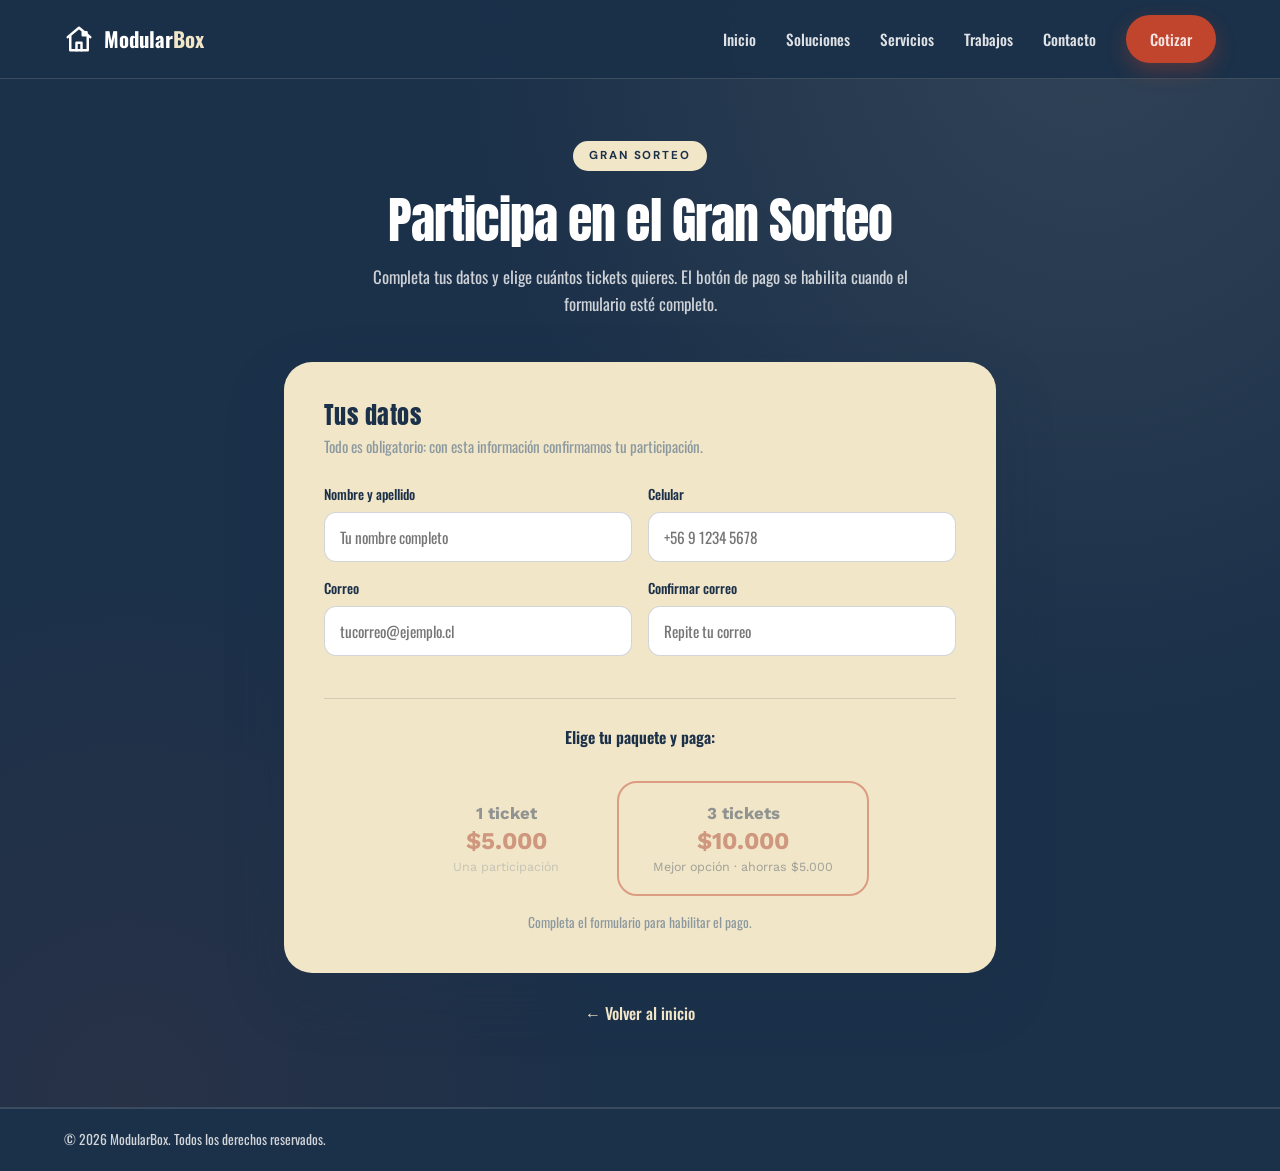
<file: participar.html>
<!DOCTYPE html>
<html lang="es">
<head>
  <meta charset="UTF-8" />
  <meta name="viewport" content="width=device-width, initial-scale=1.0" />
  <title>Participa en el Gran Sorteo | ModularBox</title>
  <meta name="description" content="Completa tus datos y participa en el Gran Sorteo ModularBox. Elige entre 1 o 3 tickets y paga de forma segura." />
  <meta name="theme-color" content="#1B3049" />
  <link rel="preconnect" href="https://fonts.googleapis.com" />
  <link rel="preconnect" href="https://fonts.gstatic.com" crossorigin />
  <link href="https://fonts.googleapis.com/css2?family=Work+Sans:wght@300;400;500;600;700&family=DM+Sans:wght@400;500;600;700&family=Anton&family=Oswald:wght@400;500;700&family=Pacifico&display=swap" rel="stylesheet" />
  <link rel="stylesheet" href="css/styles.css" />
</head>
<body>

  <!-- ===== HEADER ===== -->
  <header class="site-header">
    <div class="container header-inner">
      <a href="index.html" class="logo">
        <svg class="logo-mark" viewBox="0 0 24 24" fill="none" stroke="currentColor" stroke-width="2" stroke-linecap="round" stroke-linejoin="round" aria-hidden="true">
          <path d="M3 10.5 12 3l9 7.5" />
          <path d="M5 9.5V21h14V9.5" />
          <path d="M10 21v-6h4v6" />
          <rect x="15" y="6.5" width="3" height="2.5" />
        </svg>
        <span>Modular<strong>Box</strong></span>
      </a>

      <nav class="site-nav" aria-label="Navegación principal">
        <a href="index.html">Inicio</a>
        <a href="index.html#soluciones">Soluciones</a>
        <a href="index.html#servicios">Servicios</a>
        <a href="index.html#trabajos">Trabajos</a>
        <a href="index.html#contacto">Contacto</a>
        <a href="index.html#contacto" class="btn btn-primary nav-cta">Cotizar</a>
      </nav>
    </div>
  </header>

  <main>

    <!-- ===== PARTICIPA ===== -->
    <section class="participa">
      <div class="container participa-inner">
        <div class="participa-head">
          <span class="promo-flag">GRAN SORTEO</span>
          <h1>Participa en el Gran Sorteo</h1>
          <p>Completa tus datos y elige cuántos tickets quieres. El botón de pago se habilita cuando el formulario esté completo.</p>
        </div>

        <form class="participa-form" id="participaForm" novalidate>
          <div class="participa-form-head">
            <h3>Tus datos</h3>
            <p>Todo es obligatorio: con esta información confirmamos tu participación.</p>
          </div>

          <div class="form-row">
            <div class="form-field">
              <label for="pNombre">Nombre y apellido</label>
              <input type="text" id="pNombre" name="nombre" required placeholder="Tu nombre completo" autocomplete="name" />
            </div>
            <div class="form-field">
              <label for="pTelefono">Celular</label>
              <input type="tel" id="pTelefono" name="telefono" required placeholder="+56 9 1234 5678" autocomplete="tel" inputmode="tel" />
            </div>
          </div>

          <div class="form-row">
            <div class="form-field">
              <label for="pCorreo">Correo</label>
              <input type="email" id="pCorreo" name="correo" required placeholder="tucorreo@ejemplo.cl" autocomplete="email" inputmode="email" />
            </div>
            <div class="form-field">
              <label for="pCorreoConfirm">Confirmar correo</label>
              <input type="email" id="pCorreoConfirm" name="correoConfirm" required placeholder="Repite tu correo" autocomplete="email" inputmode="email" />
            </div>
          </div>

          <div class="participa-pay">
            <span class="participa-pay-label">Elige tu paquete y paga:</span>
            <div class="ticket-options">
              <button type="button" class="ticket-option pay-btn" data-ticket="1" disabled>
                <strong>1 ticket</strong>
                <span>$5.000</span>
                <small>Una participación</small>
              </button>
              <button type="button" class="ticket-option pay-btn is-featured" data-ticket="3" disabled>
                <strong>3 tickets</strong>
                <span>$10.000</span>
                <small>Mejor opción · ahorras $5.000</small>
              </button>
            </div>
            <p class="participa-pay-hint">Completa el formulario para habilitar el pago.</p>
          </div>

          <p class="form-note" id="payStatus" role="status" hidden></p>
        </form>

        <!-- ===== PAGO CONFIRMADO: folios del sorteo ===== -->
        <div class="participa-resultado" id="pagoResultado" hidden>
          <span class="promo-flag">¡PAGO CONFIRMADO!</span>
          <h2>Ya estás participando</h2>
          <p>Tus folios para el Gran Sorteo:</p>
          <ul class="resultado-folios" id="resultadoFolios"></ul>
          <p class="resultado-nota">Guarda tus folios: son tu comprobante. Solo cuentan los pagos confirmados.</p>
          <div class="resultado-acciones">
            <a class="btn btn-primary" id="resultadoWa" href="#" target="_blank" rel="noopener">Enviar aviso por WhatsApp</a>
            <button type="button" class="btn btn-outline" id="resultadoBoleta">Ver mi boleta</button>
          </div>
        </div>

        <p class="participa-volver"><a href="index.html">← Volver al inicio</a></p>
      </div>
    </section>

  </main>

  <!-- ===== BOLETA DE PARTICIPACIÓN (pago confirmado) ===== -->
  <div class="boleta-overlay" id="boletaOverlay" hidden>
    <div class="boleta">
      <div class="boleta-head">
        <span class="boleta-logo">Modular<strong>Box</strong></span>
        <span class="boleta-tipo">Boleta de participación</span>
      </div>
      <p class="boleta-sorteo">Gran Sorteo · Casa modular + moto 0 km + $100.000</p>
      <div class="boleta-folios" id="bFolios"></div>
      <table class="boleta-tabla">
        <tbody>
          <tr><th>N° de orden</th><td id="bOrden"></td></tr>
          <tr><th>Fecha</th><td id="bFecha"></td></tr>
          <tr><th>Comprador</th><td id="bNombre"></td></tr>
          <tr><th>Correo</th><td id="bCorreo"></td></tr>
          <tr><th>Teléfono</th><td id="bTelefono"></td></tr>
          <tr><th>Detalle</th><td id="bDetalle"></td></tr>
          <tr><th>Total</th><td id="bTotal" class="b-total"></td></tr>
        </tbody>
      </table>
      <p class="boleta-nota">Guarda esta boleta. Los folios son tu comprobante para participar en el sorteo. Solo cuentan los pagos confirmados.</p>
    </div>
    <div class="boleta-actions">
      <button type="button" class="btn btn-primary" id="printBoleta">Imprimir / guardar PDF</button>
      <button type="button" class="btn btn-outline" id="closeBoleta">Cerrar</button>
    </div>
  </div>

  <!-- ===== FOOTER ===== -->
  <footer class="site-footer">
    <div class="footer-bottom">
      <div class="container">
        <p>&copy; 2026 ModularBox. Todos los derechos reservados.</p>
      </div>
    </div>
  </footer>

  <script src="js/participar.js"></script>
</body>
</html>
</file>
<file: css/styles.css>
/* ==========================================================================
   ModularBox - Paleta Logo
   #1B3049 azul marino (fondo principal / navbar / texto)
   #F2E6C9 crema / beige (fondos claros)
   #C1442D rojo terracota (botones / acentos)
   #D89A2A mostaza / dorado (highlights)
   #8C9AA0 gris azulado (texto secundario)
   Tipografías: Work Sans (textos) + DM Sans (labels)
   ========================================================================== */

:root {
  --bg-dark: #1B3049;       /* Azul marino - fondo principal / navbar */
  --bg-section: #16273D;    /* Azul marino más oscuro - secciones secundarias */
  --beige: #F2E6C9;         /* Crema - beige principal */
  --beige-soft: #F7EDD6;    /* Crema suave - pills y labels */
  --bg-light: #F2E6C9;      /* Crema - fondos claros */
  --accent: #C1442D;        /* Rojo terracota - botones / acentos */
  --accent-deep: #A33824;   /* Rojo terracota oscuro - hover */
  --white: #FFFFFF;         /* Texto sobre fondos oscuros */
  --ink: #1B3049;           /* Azul marino - texto sobre fondos claros */
  --muted: #8C9AA0;         /* Gris azulado - texto secundario */
  --gold: #D89A2A;          /* Mostaza/dorado - highlights */

  --font: "Work Sans", "Segoe UI", system-ui, -apple-system, Arial, sans-serif;
  --font-label: "DM Sans", "Segoe UI", system-ui, -apple-system, Arial, sans-serif;
  --font-heading: "Anton", sans-serif;
  --font-script: "Pacifico", cursive;
  --font-body: "Oswald", sans-serif;

  --radius: 20px;
  --radius-lg: 32px;
  --shadow: 0 10px 30px rgba(27, 48, 73, .12);
  --shadow-lg: 0 24px 60px rgba(27, 48, 73, .22);

  --container: 1200px;
}

* { margin: 0; padding: 0; box-sizing: border-box; }

html { scroll-behavior: smooth; }

body {
  font-family: var(--font-body);
  color: var(--white);
  background: var(--bg-dark);
  line-height: 1.6;
  -webkit-font-smoothing: antialiased;
}

img { max-width: 100%; display: block; }

a { color: inherit; text-decoration: none; }

h1, h2, h3, h4 { font-family: var(--font-heading); font-weight: 400; line-height: 1.1; color: var(--white); letter-spacing: .02em; }

ul { list-style: none; }

.container {
  width: 100%;
  max-width: var(--container);
  margin: 0 auto;
  padding: 0 24px;
}

.section { padding: 100px 0; }

.section-head { text-align: center; max-width: 720px; margin: 0 auto 60px; }
.section-kicker {
  display: inline-block;
  text-transform: uppercase;
  letter-spacing: .18em;
  font-family: var(--font-label);
  font-size: .82rem;
  font-weight: 600;
  color: var(--accent);
  margin-bottom: 14px;
}
.section-head h2 { font-family: var(--font-heading); font-size: clamp(2rem, 4.2vw, 3.4rem); letter-spacing: .02em; text-transform: uppercase; margin-bottom: 18px; }
.section-head p { color: var(--muted); font-size: 1.05rem; font-family: var(--font-body); }

.section-head.split {
  text-align: left;
  max-width: var(--container);
  display: grid;
  grid-template-columns: 1.3fr 1fr;
  gap: 48px;
  align-items: end;
  margin: 0 auto 64px;
}
.section-head.split .section-kicker { margin-bottom: 14px; }
.section-head.split h2 { margin-bottom: 0; }
.section-head.split p { margin-bottom: 6px; }

.kicker-light { color: var(--beige); }

/* ==========================================================================
   Botones
   ========================================================================== */

.btn {
  display: inline-flex;
  align-items: center;
  justify-content: center;
  gap: 8px;
  padding: 13px 28px;
  border-radius: 999px;
  font-family: var(--font-body);
  font-weight: 500;
  font-size: .95rem;
  border: 2px solid transparent;
  cursor: pointer;
  transition: transform .15s ease, box-shadow .15s ease, background .15s ease, color .15s ease;
}
.btn:hover { transform: translateY(-2px); }

.btn-primary { background: var(--accent); color: var(--white); box-shadow: 0 8px 20px rgba(193, 68, 45, .32); }
.btn-primary:hover { background: var(--accent-deep); }

.btn-outline { background: transparent; color: var(--beige); border-color: var(--beige); }
.btn-outline:hover { background: var(--beige); color: var(--bg-dark); }

.btn-dark { background: var(--bg-section); color: var(--white); }
.btn-dark:hover { background: var(--bg-dark); }

.btn-white { background: var(--bg-light); color: var(--ink); box-shadow: 0 8px 20px rgba(0, 0, 0, .20); }
.btn-white:hover { background: var(--beige); color: var(--bg-dark); }

.btn-instagram { border-color: var(--beige); color: var(--beige); background: transparent; }
.btn-instagram:hover { border-color: var(--beige); background: var(--beige); color: var(--bg-dark); }

.btn-whatsapp { background: #25d366; color: var(--white); box-shadow: 0 6px 18px rgba(37, 211, 102, .35); }
.btn-whatsapp:hover { background: #1eb955; }

.btn-lg { padding: 16px 34px; font-size: 1rem; }
.btn-block { width: 100%; }

/* ==========================================================================
   Header
   ========================================================================== */

.site-header {
  position: fixed;
  top: 0; left: 0; right: 0;
  z-index: 100;
  background: rgba(27, 48, 73, .92);
  backdrop-filter: blur(10px);
  border-bottom: 1px solid rgba(242, 230, 201, .16);
}

.header-inner { display: flex; align-items: center; justify-content: space-between; height: 78px; }

.logo { display: inline-flex; align-items: center; gap: 10px; color: var(--white); font-size: 1.3rem; font-weight: 700; }
.logo strong { color: var(--beige); }
.logo-mark { width: 30px; height: 30px; }

.site-nav { display: flex; align-items: center; gap: 30px; }
.site-nav a { color: rgba(255, 255, 255, .86); font-size: .95rem; font-weight: 500; transition: opacity .15s ease; }
.site-nav a:hover { opacity: .7; }

.nav-cta { padding: 10px 22px; }

.nav-toggle {
  display: none;
  flex-direction: column;
  gap: 5px;
  background: none;
  border: 0;
  cursor: pointer;
  padding: 6px;
}
.nav-toggle span { width: 24px; height: 2px; background: var(--white); border-radius: 2px; transition: transform .2s ease, opacity .2s ease; }
.nav-toggle[aria-expanded="true"] span:nth-child(1) { transform: translateY(7px) rotate(45deg); }
.nav-toggle[aria-expanded="true"] span:nth-child(2) { opacity: 0; }
.nav-toggle[aria-expanded="true"] span:nth-child(3) { transform: translateY(-7px) rotate(-45deg); }

/* ==========================================================================
   Hero
   ========================================================================== */

.hero {
  position: relative;
  min-height: 92vh;
  display: flex;
  align-items: center;
  background: var(--bg-light);
  color: var(--ink);
  padding: 140px 0 100px;
  overflow: hidden;
}

.hero-grid {
  position: relative;
  z-index: 1;
  display: grid;
  grid-template-columns: 1fr 1fr;
  gap: 48px;
  align-items: center;
  min-height: 60vh;
}

.hero-content {
  text-align: left;
}

.hero-image {
  display: flex;
  align-items: center;
  justify-content: center;
}

.hero-image img {
  max-width: 100%;
  height: auto;
  max-height: 480px;
  object-fit: contain;
  filter: drop-shadow(0 20px 40px rgba(27, 48, 73, .20));
}

.hero h1 {
  font-family: var(--font-heading);
  font-size: clamp(3rem, 6vw, 5.5rem);
  letter-spacing: .03em;
  text-transform: uppercase;
  margin-bottom: 24px;
  color: var(--ink);
}

.hero-sub { font-size: 1.2rem; color: var(--muted); max-width: 520px; margin-bottom: 40px; font-family: var(--font-body); font-weight: 400; }

.hero-actions { display: flex; gap: 16px; flex-wrap: wrap; }

/* ==========================================================================
   Promoción (sorteo)
   ========================================================================== */

.promo {
  padding: 22px 0 26px;
  background:
    radial-gradient(90% 120% at 85% 0%, rgba(242, 230, 201, .10), transparent 55%),
    radial-gradient(70% 90% at 10% 100%, rgba(193, 68, 45, .08), transparent 55%),
    var(--bg-dark);
}

.promo-head { text-align: center; max-width: 680px; margin: 0 auto 20px; }

.promo-flag {
  display: inline-block;
  background: var(--beige);
  color: var(--bg-dark);
  font-family: var(--font-label);
  font-size: .72rem;
  font-weight: 700;
  letter-spacing: .16em;
  padding: 6px 16px;
  border-radius: 999px;
  margin-bottom: 12px;
}

.promo-head h2 { color: var(--white); font-size: clamp(1.5rem, 2.8vw, 2rem); line-height: 1.15; margin-bottom: 8px; }
.promo-text { color: var(--beige); font-size: 1rem; font-weight: 500; }

/* --- Tarjetas de premios --- */

.prize-grid { display: grid; grid-template-columns: repeat(3, 1fr); gap: 16px; }

.prize-card {
  background: var(--bg-light);
  border-radius: var(--radius);
  overflow: hidden;
  box-shadow: var(--shadow);
  transition: transform .2s ease, box-shadow .2s ease;
  display: flex;
  flex-direction: column;
}
.prize-card:hover { transform: translateY(-6px); box-shadow: var(--shadow-lg); }

.prize-img {
  position: relative;
  height: 120px;
  background:
    radial-gradient(80% 120% at 20% 15%, rgba(242, 230, 201, .22), transparent 55%),
    linear-gradient(135deg, #2A4060 0%, #1B3049 55%, #0F1D2E 100%);
}
.prize-img::after {
  content: attr(data-label);
  position: absolute;
  inset: 0;
  display: flex;
  align-items: center;
  justify-content: center;
  color: var(--white);
  font-weight: 600;
  font-size: .95rem;
  text-align: center;
  padding: 16px;
  text-shadow: 0 2px 6px rgba(0, 0, 0, .45);
}

.prize-body { padding: 16px; display: flex; flex-direction: column; gap: 10px; flex: 1; }

.prize-place {
  align-self: flex-start;
  background: rgba(193, 68, 45, .16);
  color: var(--accent-deep);
  font-family: var(--font-label);
  font-weight: 600;
  font-size: .78rem;
  letter-spacing: .06em;
  text-transform: uppercase;
  padding: 6px 16px;
  border-radius: 999px;
}

.prize-body h3 { color: var(--ink); font-size: 1.1rem; line-height: 1.25; flex: 1; }

.promo .btn { padding: 11px 20px; font-size: .9rem; }

/* --- CTA de la promoción --- */

.promo-cta { text-align: center; margin-top: 18px; }

.promo-note {
  color: var(--white);
  font-size: 1rem;
  font-weight: 500;
  margin-bottom: 0;
}

.promo-countdown { display: flex; gap: 14px; justify-content: center; }
.promo-countdown div {
  background: rgba(255, 255, 255, .08);
  border: 1px solid rgba(242, 230, 201, .25);
  color: var(--white);
  border-radius: 16px;
  padding: 12px 16px;
  min-width: 72px;
  text-align: center;
}
.promo-countdown span { display: block; font-size: 1.45rem; font-weight: 700; color: var(--beige); line-height: 1.1; }
.promo-countdown small { font-size: .68rem; text-transform: uppercase; letter-spacing: .1em; color: rgba(255, 255, 255, .72); }

.ticket-options {
  display: flex;
  gap: 16px;
  justify-content: center;
  flex-wrap: wrap;
  margin-top: 30px;
}

.ticket-option {
  display: inline-flex;
  flex-direction: column;
  align-items: center;
  gap: 4px;
  min-width: 190px;
  padding: 20px 34px;
  border-radius: var(--radius);
  background: var(--bg-light);
  color: var(--ink);
  box-shadow: var(--shadow);
  transition: transform .15s ease, box-shadow .15s ease;
}
.ticket-option:hover { transform: translateY(-3px); box-shadow: var(--shadow-lg); }
.ticket-option strong { font-size: 1.05rem; }
.ticket-option span { font-size: 1.5rem; font-weight: 700; color: var(--accent-deep); }
.ticket-option small { font-size: .78rem; color: var(--muted); }
.ticket-option.is-featured {
  background: var(--beige);
  border: 2px solid var(--accent);
}
.ticket-option.is-featured small { color: var(--bg-dark); opacity: .85; }

.promo-pay {
  margin-top: 24px;
  color: rgba(255, 255, 255, .72);
  font-size: .85rem;
  display: flex;
  align-items: center;
  justify-content: center;
  gap: 10px;
  flex-wrap: wrap;
}
.promo-pay span {
  background: rgba(255, 255, 255, .1);
  border: 1px solid rgba(242, 230, 201, .25);
  border-radius: 999px;
  padding: 5px 14px;
  font-size: .8rem;
  color: var(--white);
  letter-spacing: .03em;
}

/* --- Registro de compra --- */

.buy-registro {
  max-width: 640px;
  margin: 34px auto 0;
  text-align: left;
  background: rgba(255, 255, 255, .06);
  border: 1px solid rgba(242, 230, 201, .22);
  border-radius: var(--radius);
  padding: 0 26px;
}
.buy-registro summary {
  cursor: pointer;
  list-style: none;
  padding: 18px 0;
  font-weight: 600;
  color: var(--white);
  text-align: center;
  font-size: .95rem;
}
.buy-registro summary::-webkit-details-marker { display: none; }
.buy-registro summary::before { content: "▼ "; color: var(--beige); }
.buy-registro[open] summary::before { content: "▲ "; }
.buy-form { padding: 4px 0 26px; }
.buy-form .form-field label { color: var(--white); }
.buy-form .form-field input,
.buy-form .form-field select {
  background: rgba(255, 255, 255, .10);
  border-color: rgba(242, 230, 201, .3);
  color: var(--white);
}
.buy-form .form-field input::placeholder { color: rgba(255, 255, 255, .55); }
.buy-form .form-field select option { color: var(--ink); }
.buy-form .form-field input:focus,
.buy-form .form-field select:focus {
  background: var(--white);
  color: var(--ink);
  border-color: var(--accent);
  box-shadow: 0 0 0 3px rgba(193, 68, 45, .28);
}

/* ==========================================================================
   Promoción como popup
   ========================================================================== */

.promo-modal {
  position: fixed;
  inset: 0;
  z-index: 200;
  display: flex;
  align-items: center;
  justify-content: center;
  padding: 12px;
}
.promo-modal[hidden] { display: none; }
.promo-modal-backdrop {
  position: absolute;
  inset: 0;
  background: rgba(9, 13, 12, .72);
  backdrop-filter: blur(4px);
}
.promo-modal-box {
  position: relative;
  width: 100%;
  max-width: 860px;
  max-height: calc(100vh - 24px);
  overflow-y: auto;
  border-radius: 20px;
  background: var(--bg-dark);
  border: 1px solid rgba(242, 230, 201, .22);
  box-shadow: 0 30px 80px rgba(0, 0, 0, .5);
  overscroll-behavior: contain;
}
.promo-modal-close {
  position: sticky;
  top: 14px;
  z-index: 10;
  display: flex;
  align-items: center;
  justify-content: center;
  width: 40px;
  height: 40px;
  margin: 14px 14px -14px auto;
  border-radius: 999px;
  border: 1px solid rgba(242, 230, 201, .35);
  background: var(--bg-section);
  color: var(--beige);
  cursor: pointer;
  transition: background .15s ease, color .15s ease, transform .15s ease;
}
.promo-modal-close:hover { background: var(--accent); color: var(--white); transform: rotate(90deg); }
.promo-modal-close svg { width: 18px; height: 18px; }

body.modal-open { overflow: hidden; }

@media (max-width: 760px) {
  .promo-modal { padding: 12px; }
  .promo-modal-box { max-height: calc(100vh - 24px); border-radius: 18px; }
}

/* ==========================================================================
   Burbuja flotante del sorteo
   ========================================================================== */

.promo-bubble-anim {
  position: fixed;
  top: 96px;
  right: 20px;
  z-index: 150;
  animation: bubble-float 3.4s ease-in-out infinite;
}

.promo-bubble {
  position: relative;
  isolation: isolate;
  display: flex;
  align-items: center;
  justify-content: center;
  width: 66px;
  height: 66px;
  border: none;
  border-radius: 50%;
  background: radial-gradient(120% 120% at 30% 25%, #D85A48 0%, var(--accent) 48%, #8A2E1E 100%);
  color: var(--white);
  cursor: pointer;
  box-shadow:
    0 10px 26px rgba(193, 68, 45, .5),
    inset 0 -3px 8px rgba(0, 0, 0, .2),
    inset 0 3px 6px rgba(255, 255, 255, .25);
  transition: transform .2s ease, box-shadow .2s ease;
}
.promo-bubble:hover { transform: scale(1.12); }
.promo-bubble:active { transform: scale(.96); }
.promo-bubble:focus-visible { outline: 3px solid var(--beige); outline-offset: 3px; }

.promo-bubble-halo {
  position: absolute;
  inset: 0;
  z-index: -1;
  border-radius: 50%;
  background: rgba(193, 68, 45, .45);
  animation: bubble-pulse 2.4s ease-out infinite;
}

.promo-bubble-tag {
  position: absolute;
  top: -13px;
  right: -20px;
  z-index: 2;
  background: var(--beige);
  color: var(--bg-dark);
  font-family: var(--font-label);
  font-size: .62rem;
  font-weight: 800;
  letter-spacing: .08em;
  text-transform: uppercase;
  padding: 5px 10px;
  border-radius: 999px;
  box-shadow: 0 4px 12px rgba(0, 0, 0, .3);
  white-space: nowrap;
  animation: bubble-wiggle 2.6s ease-in-out infinite;
}

.promo-bubble-icon {
  position: relative;
  z-index: 1;
  width: 30px;
  height: 30px;
  filter: drop-shadow(0 2px 3px rgba(0, 0, 0, .25));
}

.promo-bubble-spark {
  position: absolute;
  z-index: 1;
  color: var(--beige);
  font-size: 1.05rem;
  line-height: 1;
  animation: bubble-twinkle 1.8s ease-in-out infinite;
}
.promo-bubble-spark.s1 { top: -6px; left: -6px; }
.promo-bubble-spark.s2 { bottom: -2px; left: -16px; font-size: .8rem; animation-delay: .9s; }

@keyframes bubble-float {
  0%, 100% { transform: translateY(0); }
  50% { transform: translateY(-9px); }
}
@keyframes bubble-pulse {
  0% { transform: scale(1); opacity: .7; }
  75% { transform: scale(1.75); opacity: 0; }
  100% { transform: scale(1.75); opacity: 0; }
}
@keyframes bubble-wiggle {
  0%, 100% { transform: rotate(-4deg); }
  50% { transform: rotate(4deg); }
}
@keyframes bubble-twinkle {
  0%, 100% { opacity: .15; transform: scale(.6) rotate(0deg); }
  50% { opacity: 1; transform: scale(1.25) rotate(24deg); }
}

@media (prefers-reduced-motion: reduce) {
  .promo-bubble-anim,
  .promo-bubble-halo,
  .promo-bubble-tag,
  .promo-bubble-spark { animation: none; }
}

@media (max-width: 760px) {
  .promo-bubble-anim { top: 90px; right: 14px; }
  .promo-bubble { width: 58px; height: 58px; }
  .promo-bubble-icon { width: 26px; height: 26px; }
  .promo-bubble-tag { top: -12px; right: -14px; }
}

/* ==========================================================================
   Página Participa (formulario de inscripción al sorteo)
   ========================================================================== */

.boleta-overlay[hidden] { display: none; }

.boleta-overlay {
  position: fixed;
  inset: 0;
  z-index: 300;
  background: rgba(27, 48, 73, .85);
  display: flex;
  flex-direction: column;
  align-items: center;
  justify-content: center;
  gap: 18px;
  padding: 24px;
  overflow: auto;
}
.boleta {
  background: var(--bg-light);
  color: var(--ink);
  width: 100%;
  max-width: 420px;
  border-radius: var(--radius);
  padding: 28px;
  box-shadow: var(--shadow-lg);
}
.boleta-head {
  display: flex;
  align-items: center;
  justify-content: space-between;
  border-bottom: 2px dashed rgba(27, 48, 73, .25);
  padding-bottom: 14px;
  margin-bottom: 14px;
}
.boleta-logo { font-size: 1.25rem; font-weight: 700; color: var(--ink); }
.boleta-logo strong { color: var(--accent-deep); }
.boleta-tipo { font-size: .7rem; text-transform: uppercase; letter-spacing: .12em; color: var(--muted); }
.boleta-sorteo { font-size: .85rem; color: var(--muted); margin-bottom: 14px; }
.boleta-folio {
  background: var(--beige-soft);
  border: 1px dashed var(--accent);
  border-radius: 8px;
  padding: 9px 14px;
  font-size: .9rem;
  margin-bottom: 14px;
}
.boleta-folio strong { letter-spacing: .05em; }
.boleta-tabla { width: 100%; border-collapse: collapse; font-size: .88rem; }
.boleta-tabla th { text-align: left; font-weight: 500; color: var(--muted); padding: 7px 0; vertical-align: top; }
.boleta-tabla td { text-align: right; color: var(--ink); font-weight: 600; padding: 7px 0; word-break: break-word; }
.boleta-tabla .b-total { font-size: 1.2rem; }
.boleta-nota {
  margin-top: 14px;
  font-size: .78rem;
  color: var(--muted);
  border-top: 2px dashed rgba(27, 48, 73, .25);
  padding-top: 12px;
}
.boleta-actions { display: flex; gap: 12px; }
.boleta-actions .btn-outline {
  background: var(--white);
  color: var(--ink);
  border-color: var(--white);
}
.boleta-actions .btn-outline:hover { background: var(--beige); color: var(--bg-dark); }

@media print {
  body * { visibility: hidden; }
  .boleta-overlay, .boleta-overlay * { visibility: visible; }
  .boleta-overlay {
    position: static;
    background: none;
    padding: 0;
    display: block;
    overflow: visible;
  }
  .boleta { box-shadow: none; border-radius: 0; max-width: 100%; }
  .boleta-actions { display: none !important; }
}

/* ==========================================================================
   Soluciones / Modelos (tarjetas grandes alternadas)
   ========================================================================== */

.modelos { background: var(--bg-dark); }
.modelos .section-head h2 { color: var(--white); }
.modelos .section-head p { color: rgba(255, 255, 255, .75); }

.alt-cards { display: grid; gap: 32px; }

.alt-card {
  display: grid;
  grid-template-columns: 1fr 1fr;
  align-items: center;
  gap: 56px;
  background: var(--white);
  border-radius: 28px;
  padding: 36px;
  box-shadow: var(--shadow);
  transition: transform .2s ease, box-shadow .2s ease;
}
.alt-card:hover { transform: translateY(-4px); box-shadow: var(--shadow-lg); }

.alt-card-flip .alt-card-media { order: 2; }

.alt-card-media {
  position: relative;
  aspect-ratio: 4 / 3;
  border-radius: 20px;
  overflow: hidden;
}

.alt-card-body { display: flex; flex-direction: column; gap: 18px; align-items: flex-start; }
.alt-card-body h3 { font-size: clamp(1.7rem, 2.6vw, 2.5rem); letter-spacing: -.01em; color: var(--ink); }
.alt-card-desc { color: var(--muted); font-size: 1.05rem; }

.card-labels { display: flex; flex-wrap: wrap; gap: 10px; }

.pill {
  background: var(--beige-soft);
  color: var(--ink);
  font-family: var(--font-label);
  font-size: .8rem;
  font-weight: 600;
  padding: 8px 16px;
  border-radius: 10px;
  box-shadow: 0 2px 8px rgba(27, 48, 73, .10);
}

/* Placeholder de imagen (reemplazar por fotos reales) */
.ph-img {
  background:
    radial-gradient(80% 120% at 20% 15%, rgba(242, 230, 201, .22), transparent 55%),
    linear-gradient(135deg, #2A4060 0%, #1B3049 55%, #0F1D2E 100%);
  display: flex;
  align-items: flex-end;
}
.ph-img::after {
  content: attr(data-label);
  position: absolute;
  inset: 0;
  display: flex;
  align-items: center;
  justify-content: center;
  color: var(--white);
  font-weight: 600;
  font-size: 1.1rem;
  text-align: center;
  padding: 16px;
  text-shadow: 0 2px 6px rgba(0, 0, 0, .45);
  background:
    linear-gradient(transparent 40%, rgba(0, 0, 0, .35)),
    url("data:image/svg+xml,%3Csvg xmlns='http://www.w3.org/2000/svg' viewBox='0 0 24 24' fill='none' stroke='rgba(255,255,255,.65)' stroke-width='1.4' stroke-linecap='round' stroke-linejoin='round'%3E%3Cpath d='M3 10.5 12 3l9 7.5'/%3E%3Cpath d='M5 9.5V21h14V9.5'/%3E%3Cpath d='M10 21v-6h4v6'/%3E%3C/svg%3E") no-repeat center / 56px 56px;
}

/* ==========================================================================
   Servicios (sección secundaria oscura)
   ========================================================================== */

.servicios { background: var(--bg-section); }
.servicios .section-kicker { color: var(--beige); }
.servicios .section-head.split p { color: rgba(255, 255, 255, .75); }

.grid-services { display: grid; grid-template-columns: repeat(3, 1fr); gap: 28px; }

.service {
  background: var(--bg-dark);
  border: 1px solid transparent;
  border-radius: var(--radius);
  padding: 34px;
  transition: transform .2s ease, box-shadow .2s ease, border-color .2s ease, background .2s ease;
}
.service:hover { transform: translateY(-4px); box-shadow: var(--shadow-lg); background: #1E3350; border-color: var(--beige); }

.service-icon {
  width: 60px; height: 60px;
  border-radius: 18px;
  background: var(--beige-soft);
  color: var(--accent-deep);
  display: flex;
  align-items: center;
  justify-content: center;
  margin-bottom: 22px;
}
.service-icon svg { width: 28px; height: 28px; }

.service h3 { color: var(--white); margin-bottom: 10px; font-size: 1.5rem; }
.service p { color: rgba(255, 255, 255, .70); font-size: .98rem; }

/* ==========================================================================
   Trabajos realizados (carrusel)
   ========================================================================== */

.trabajos {
  background: var(--bg-light);
  overflow: hidden;
}
.trabajos .section-head h2 { color: var(--ink); }

.trabajos-track {
  display: flex;
  gap: 24px;
  overflow: hidden;
  padding: 8px 0 28px;
}

.trabajos-group {
  display: flex;
  gap: 24px;
  flex-shrink: 0;
  animation: trabajos-scroll 45s linear infinite;
}

.trabajos-track:hover .trabajos-group { animation-play-state: paused; }

.trabajo-slide {
  width: 380px;
  height: 260px;
  flex-shrink: 0;
  border-radius: var(--radius);
  border: 6px solid var(--white);
  box-shadow: var(--shadow-lg);
  background:
    var(--img) no-repeat center center / cover,
    radial-gradient(90% 120% at 15% 10%, rgba(242, 230, 201, .22), transparent 60%),
    linear-gradient(135deg, #2A4060 0%, #1B3049 55%, #0F1D2E 100%);
}

@keyframes trabajos-scroll {
  from { transform: translateX(0); }
  to { transform: translateX(-100%); }
}

@media (prefers-reduced-motion: reduce) {
  .trabajos-group { animation: none; }
  .trabajos-track { overflow-x: auto; }
}

/* ==========================================================================
   Imagen a todo lo ancho (Image break)
   ========================================================================== */

.img-break {
  height: 60vh;
  min-height: 420px;
  background: url("../img/imagen_atardecer_mandai.png") no-repeat center center / cover;
}

/* ==========================================================================
   Contacto
   ========================================================================== */

.contacto { background: var(--bg-section); }

.contacto-grid { display: grid; grid-template-columns: 1fr 1fr; gap: 32px; align-items: stretch; }

.contacto-card {
  background:
    radial-gradient(90% 120% at 90% 0%, rgba(242, 230, 201, .12), transparent 55%),
    var(--bg-dark);
  color: var(--white);
  border-radius: 28px;
  padding: 48px;
  display: flex;
  flex-direction: column;
  gap: 22px;
  justify-content: center;
}
.contacto-card h2 { color: var(--white); font-size: clamp(1.9rem, 3vw, 2.6rem); }
.contacto-text { color: rgba(255, 255, 255, .82); font-size: 1.05rem; }

.contacto-list { display: grid; gap: 18px; margin-top: 6px; }
.contacto-list li { display: flex; gap: 14px; align-items: flex-start; }
.contacto-list svg { width: 22px; height: 22px; color: var(--beige); flex-shrink: 0; margin-top: 3px; }
.contacto-list strong { display: block; color: var(--white); font-size: .95rem; }
.contacto-list span { color: rgba(255, 255, 255, .78); font-size: .9rem; }

.contacto-actions { display: flex; gap: 12px; flex-wrap: wrap; margin-top: 8px; }

.btn-white-outline {
  background: transparent;
  color: var(--white);
  border-color: rgba(255, 255, 255, .6);
}
.btn-white-outline:hover { background: var(--white); color: var(--bg-dark); border-color: var(--white); }

.contacto-form {
  background: var(--bg-light);
  border-radius: 28px;
  padding: 40px;
  box-shadow: var(--shadow-lg);
}
.contacto-form h3 { font-size: 1.5rem; margin-bottom: 26px; color: var(--ink); }

.form-row { display: grid; grid-template-columns: 1fr 1fr; gap: 16px; }
.form-field { margin-bottom: 16px; }

.form-field label {
  display: block;
  font-size: .85rem;
  font-weight: 500;
  color: var(--ink);
  margin-bottom: 6px;
}

.form-field input,
.form-field select,
.form-field textarea {
  width: 100%;
  padding: 13px 15px;
  border: 1.5px solid rgba(27, 48, 73, .2);
  border-radius: 12px;
  font-family: inherit;
  font-size: .95rem;
  color: var(--ink);
  background: var(--white);
  transition: border-color .15s ease, box-shadow .15s ease;
}
.form-field input:focus,
.form-field select:focus,
.form-field textarea:focus {
  outline: none;
  border-color: var(--accent);
  box-shadow: 0 0 0 3px rgba(193, 68, 45, .18);
  background: var(--white);
}
.form-field textarea { resize: vertical; }

.form-note { margin-top: 14px; font-size: .9rem; font-weight: 600; }
.form-note.success { color: #4CAF50; }
.form-note.error { color: #E07A5F; }

/* ==========================================================================
   Footer
   ========================================================================== */

.site-footer {
  background: var(--bg-dark);
  color: rgba(255, 255, 255, .8);
  border-top: 1px solid rgba(242, 230, 201, .14);
}

.footer-inner {
  display: grid;
  grid-template-columns: 1.4fr 2fr;
  gap: 48px;
  padding: 72px 24px;
}
.footer-inner .logo { margin-bottom: 14px; }
.footer-inner .logo, .footer-inner .logo strong { color: var(--white); }
.footer-inner .logo strong { color: var(--beige); }
.footer-brand p { max-width: 340px; font-size: .95rem; }

.footer-links { display: grid; grid-template-columns: repeat(3, 1fr); gap: 28px; }
.footer-col { display: flex; flex-direction: column; gap: 10px; }
.footer-col h4 { color: var(--beige); font-size: .84rem; text-transform: uppercase; letter-spacing: .12em; margin-bottom: 6px; font-family: var(--font); font-weight: 600; }
.footer-col a { font-size: .95rem; transition: opacity .15s ease; }
.footer-col a:hover { opacity: .7; }
.footer-col span { font-size: .95rem; }

.footer-bottom { border-top: 1px solid rgba(255, 255, 255, .14); padding: 20px 0; }
.footer-bottom p { font-size: .85rem; }

/* ==========================================================================
   Página Participa (formulario de inscripción al sorteo)
   ========================================================================== */

.participa {
  min-height: 100vh;
  display: flex;
  align-items: center;
  padding: 140px 0 80px;
  background:
    radial-gradient(90% 120% at 85% 0%, rgba(242, 230, 201, .10), transparent 55%),
    radial-gradient(70% 90% at 10% 100%, rgba(193, 68, 45, .08), transparent 55%),
    var(--bg-dark);
}

.participa-inner { width: 100%; max-width: 760px; margin: 0 auto; }

.participa-head { text-align: center; margin-bottom: 44px; }
.participa-head .promo-flag { margin-bottom: 22px; }
.participa-head h1 { font-size: clamp(2rem, 4.2vw, 3.1rem); letter-spacing: -.02em; margin-bottom: 16px; }
.participa-head p { color: rgba(255, 255, 255, .78); font-size: 1.05rem; max-width: 560px; margin: 0 auto; }

.participa-form {
  background: var(--bg-light);
  border-radius: 28px;
  padding: 40px;
  box-shadow: var(--shadow-lg);
}
.participa-form-head { margin-bottom: 26px; }
.participa-form-head h3 { font-size: 1.5rem; color: var(--ink); margin-bottom: 6px; }
.participa-form-head p { color: var(--muted); font-size: .95rem; }

.participa-pay {
  margin-top: 26px;
  padding-top: 26px;
  border-top: 1px solid rgba(27, 48, 73, .15);
}
.participa-pay-label { display: block; text-align: center; font-weight: 600; color: var(--ink); margin-bottom: 16px; }

.pay-btn {
  border: 2px solid transparent;
  font-family: var(--font);
  cursor: pointer;
}
.pay-btn:disabled {
  opacity: .45;
  transform: none;
  box-shadow: none;
  cursor: not-allowed;
}
.pay-btn:disabled:hover { transform: none; box-shadow: none; }

.participa-pay-hint { text-align: center; color: var(--muted); font-size: .85rem; margin-top: 16px; }

.participa-resultado {
  background: var(--bg-light);
  border-radius: 28px;
  padding: 40px;
  box-shadow: var(--shadow-lg);
  text-align: center;
}
.participa-resultado .promo-flag { margin-bottom: 18px; }
.participa-resultado h2 { font-size: 2rem; color: var(--ink); margin-bottom: 10px; letter-spacing: -.02em; }
.participa-resultado p { color: var(--muted); }
.resultado-folios {
  list-style: none;
  margin: 24px 0;
  padding: 0;
  display: flex;
  flex-wrap: wrap;
  justify-content: center;
  gap: 12px;
}
.resultado-folios li {
  font-family: var(--font-label);
  font-weight: 700;
  font-size: 1.05rem;
  letter-spacing: .02em;
  color: var(--ink);
  background: rgba(27, 48, 73, .06);
  border: 1px solid rgba(27, 48, 73, .15);
  border-radius: 14px;
  padding: 12px 18px;
}
.resultado-nota { font-size: .85rem; margin-bottom: 22px; }
.resultado-acciones { display: flex; gap: 12px; justify-content: center; flex-wrap: wrap; }

.boleta-folios { display: grid; gap: 8px; margin-bottom: 14px; }
.boleta-folios .boleta-folio { margin-bottom: 0; }

.participa-volver { text-align: center; margin-top: 28px; }
.participa-volver a { color: var(--beige); font-weight: 500; transition: opacity .15s ease; }
.participa-volver a:hover { opacity: .7; }

@media (max-width: 760px) {
  .participa { padding: 120px 0 60px; }
  .participa-form { padding: 28px 22px; }
}

/* ==========================================================================
   Responsive
   ========================================================================== */

@media (max-width: 1024px) {
  .grid-services { grid-template-columns: repeat(2, 1fr); }
  .prize-grid { grid-template-columns: repeat(2, 1fr); }
  .contacto-grid { grid-template-columns: 1fr; gap: 32px; }
  .footer-inner { grid-template-columns: 1fr; gap: 44px; }

  .hero { padding-top: 120px; }
  .hero-grid { gap: 32px; }
  .hero-image img { max-height: 360px; }

  .alt-card { grid-template-columns: 1fr 1fr; gap: 32px; padding: 28px; }
}

@media (max-width: 760px) {
  .section { padding: 64px 0; }

  .nav-toggle { display: flex; }

  .site-nav {
    position: fixed;
    top: 78px; left: 0; right: 0;
    flex-direction: column;
    align-items: flex-start;
    gap: 8px;
    background: var(--bg-dark);
    padding: 20px;
    transform: translateY(-12px);
    opacity: 0;
    visibility: hidden;
    transition: transform .2s ease, opacity .2s ease, visibility .2s;
    border-bottom: 1px solid rgba(242, 230, 201, .16);
  }
  .site-nav.open { transform: translateY(0); opacity: 1; visibility: visible; }
  .site-nav a { padding: 10px 0; font-size: 1.05rem; width: 100%; color: var(--white); }
  .nav-cta { margin-top: 8px; justify-content: center; }

  .hero {
    flex-direction: column;
    align-items: flex-start;
    justify-content: flex-start;
    gap: 40px;
    padding: 120px 0 70px;
  }
  .hero-grid { grid-template-columns: 1fr; }
  .hero-image { order: -1; }
  .hero-image img { max-height: 280px; }

  .section-head.split {
    grid-template-columns: 1fr;
    gap: 18px;
  }

  .alt-card {
    grid-template-columns: 1fr;
    gap: 24px;
    padding: 24px;
  }

  .prize-grid { grid-template-columns: 1fr; }
  .grid-services { grid-template-columns: 1fr; }
  .form-row { grid-template-columns: 1fr; }

  .trabajo-slide { width: 78vw; height: 210px; }
  .img-break { height: 44vh; min-height: 300px; }
  .contacto-card, .contacto-form { padding: 28px 22px; }
  .footer-links { grid-template-columns: 1fr; gap: 24px; }
}
</file>
